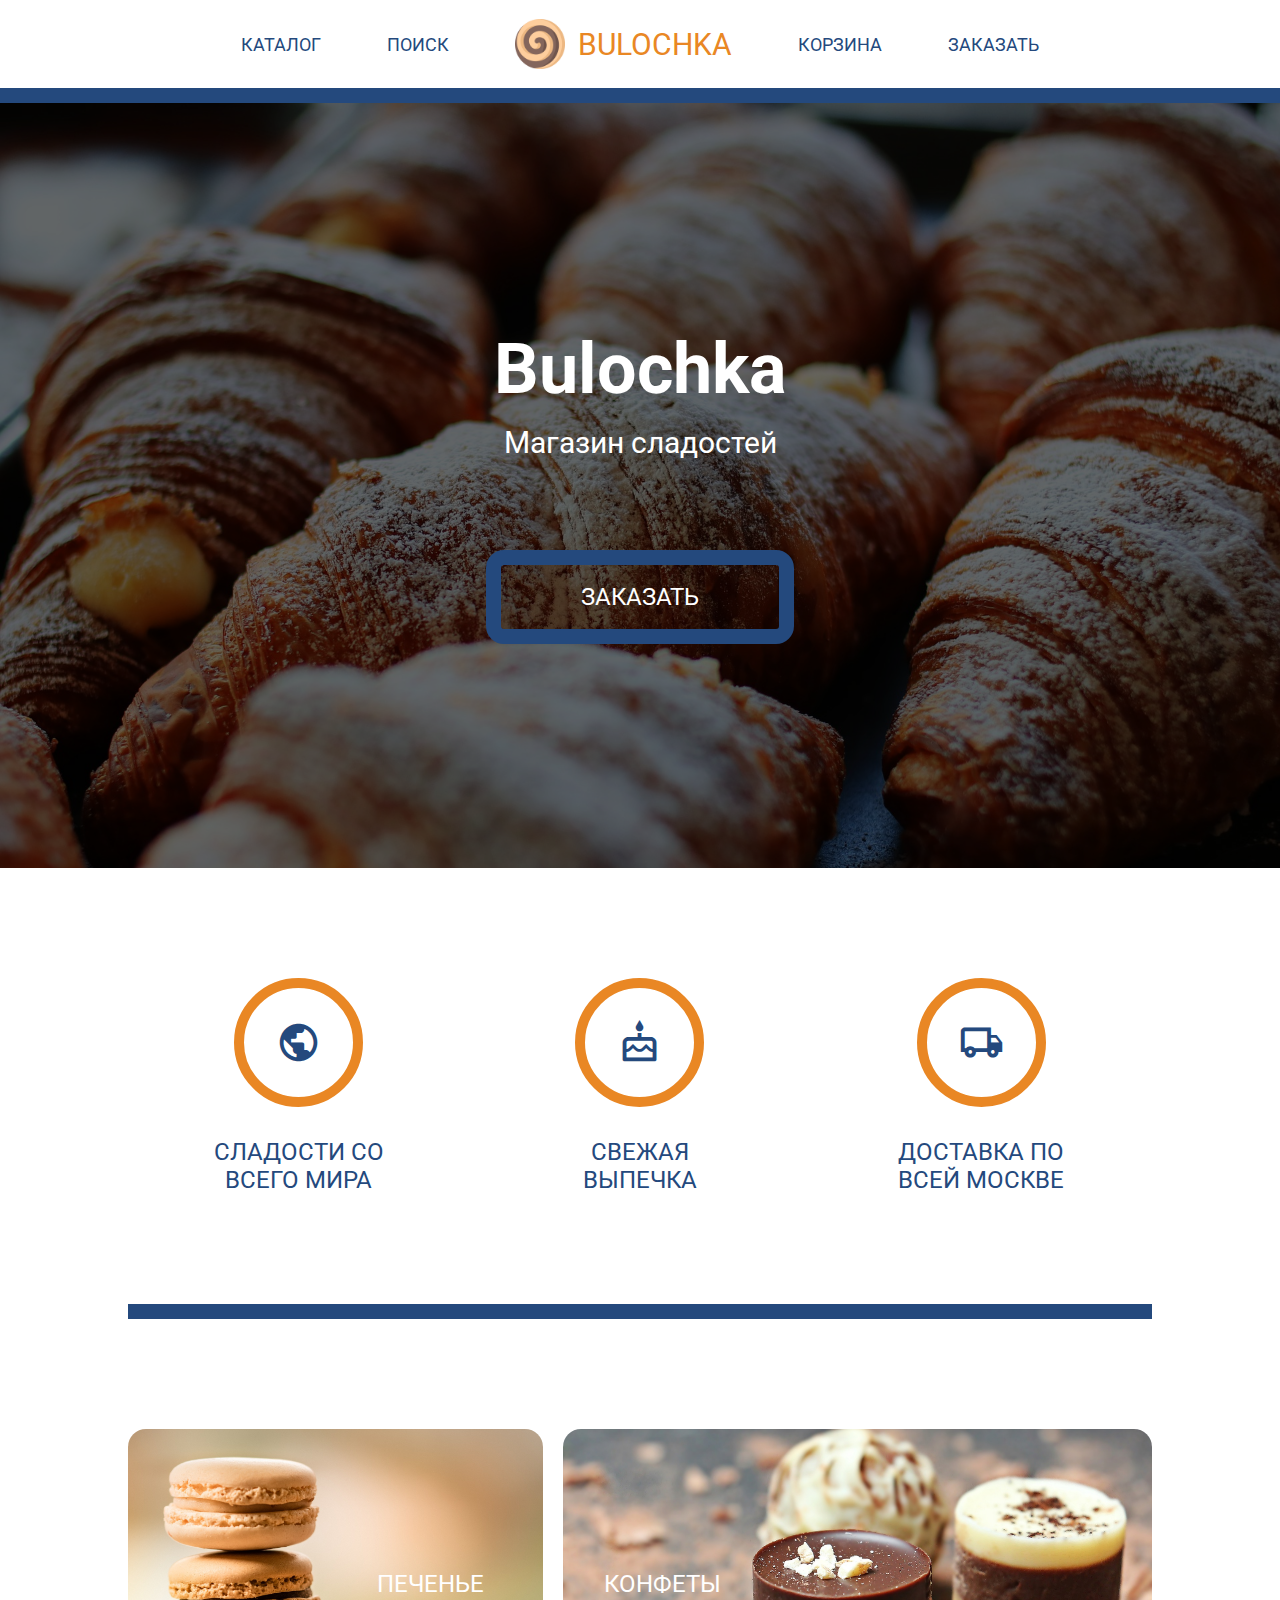
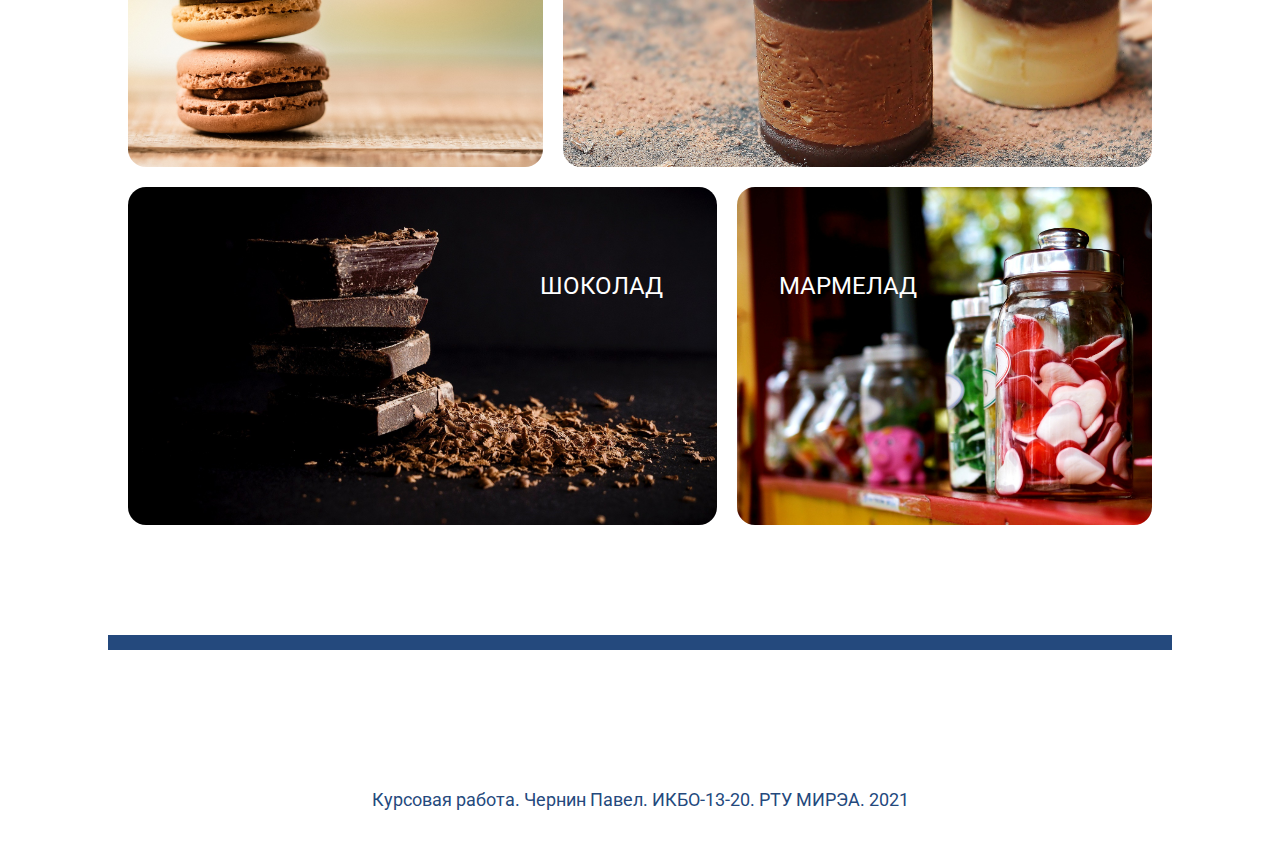
<file: index.html>
<!DOCTYPE html>
<html lang="en">
<head>
  <meta charset="UTF-8">
  <meta http-equiv="X-UA-Compatible" content="IE=edge">
  <meta name="viewport" content="width=device-width, initial-scale=1.0">
  <link rel="stylesheet" href="style.css">
  <link href="https://fonts.googleapis.com/icon?family=Material+Icons" rel="stylesheet">
  <link href="https://fonts.googleapis.com/icon?family=Material+Icons+Outlined" rel="stylesheet">
  <link rel="icon" type="image/png" sizes="32x32" href="assets/logo.png">
  <title>Bulochka</title>
</head>
<body>
  <header>
    <div class="container">
      <div class="logo">
        <a href="index.html" class="img">
          <img src="assets/logo.png" alt="">
        </a>
        <a href="index.html" class="text active">Bulochka</a>
      </div>
      <a href="catalog.html" class="item left">Каталог</a>
      <a href="search.html" class="item left">Поиск</a>
      <a href="cart.html" class="item">Корзина <span id="productsNumber"></span></a>
      <a href="order.html" class="item">Заказать</a>
    </div>
    
    <div id="burger">
      <span class="material-icons">menu</span>
    </div>
  </header>

  <main>
    <div id="intro">
      <div class="inner">
        <h1>Bulochka</h1>
        <div class="subtext">Магазин сладостей</div>
        <a href="catalog.html">Заказать</a>
      </div>
    </div>

    <section id="keypoints">
      <div class="container">
        <div class="item">
          <div class="icon">
            <span class="material-icons-outlined">public</span>
          </div>
          <div class="text">Сладости со всего мира</div>
        </div>
        <div class="item">
          <div class="icon">
            <span class="material-icons-outlined">cake</span>
          </div>
          <div class="text">Свежая выпечка</div>
        </div>
        <div class="item">
          <div class="icon">
            <span class="material-icons-outlined">local_shipping</span>
          </div>
          <div class="text">Доставка по всей Москве</div>
        </div>
      </div>
    </section>

   <section id="products">
      <div class="container">
        <div class="card a">
          <div class="background">
            <img src="assets/cookies1.jpg" alt="">
          </div>
          <div class="inner">
            <a href="./catalog.html#Печенье" class="header">Печенье</a>
          </div>
        </div>
        <div class="card b ">
          <div class="background">
            <img src="assets/chocolates.jpg" alt="">
          </div>
          <div class="inner">
            <a href="./catalog.html#Конфеты" class="header">Конфеты</a>
          </div>
        </div>
        <div class="card c">
          <div class="background">
            <img src="assets/chocolate1.jpg" alt="">
          </div>
          <div class="inner">
            <a href="./catalog.html#Шоколад" class="header">Шоколад</a>
          </div>
        </div>
        <div class="card d">
          <div class="background">
            <img src="assets/marmelade.jpg" alt="">
          </div>
          <div class="inner">
            <a href="./catalog.html#Мармелад" class="header">Мармелад</a>
          </div>
        </div>
      </div>
    </section>
  </main>

  <footer>
    <div>Курсовая работа. Чернин Павел. ИКБО-13-20. РТУ МИРЭА. 2021</div>
  </footer>

  <script src="menuScript.js"></script>
</body>
</html>
</file>
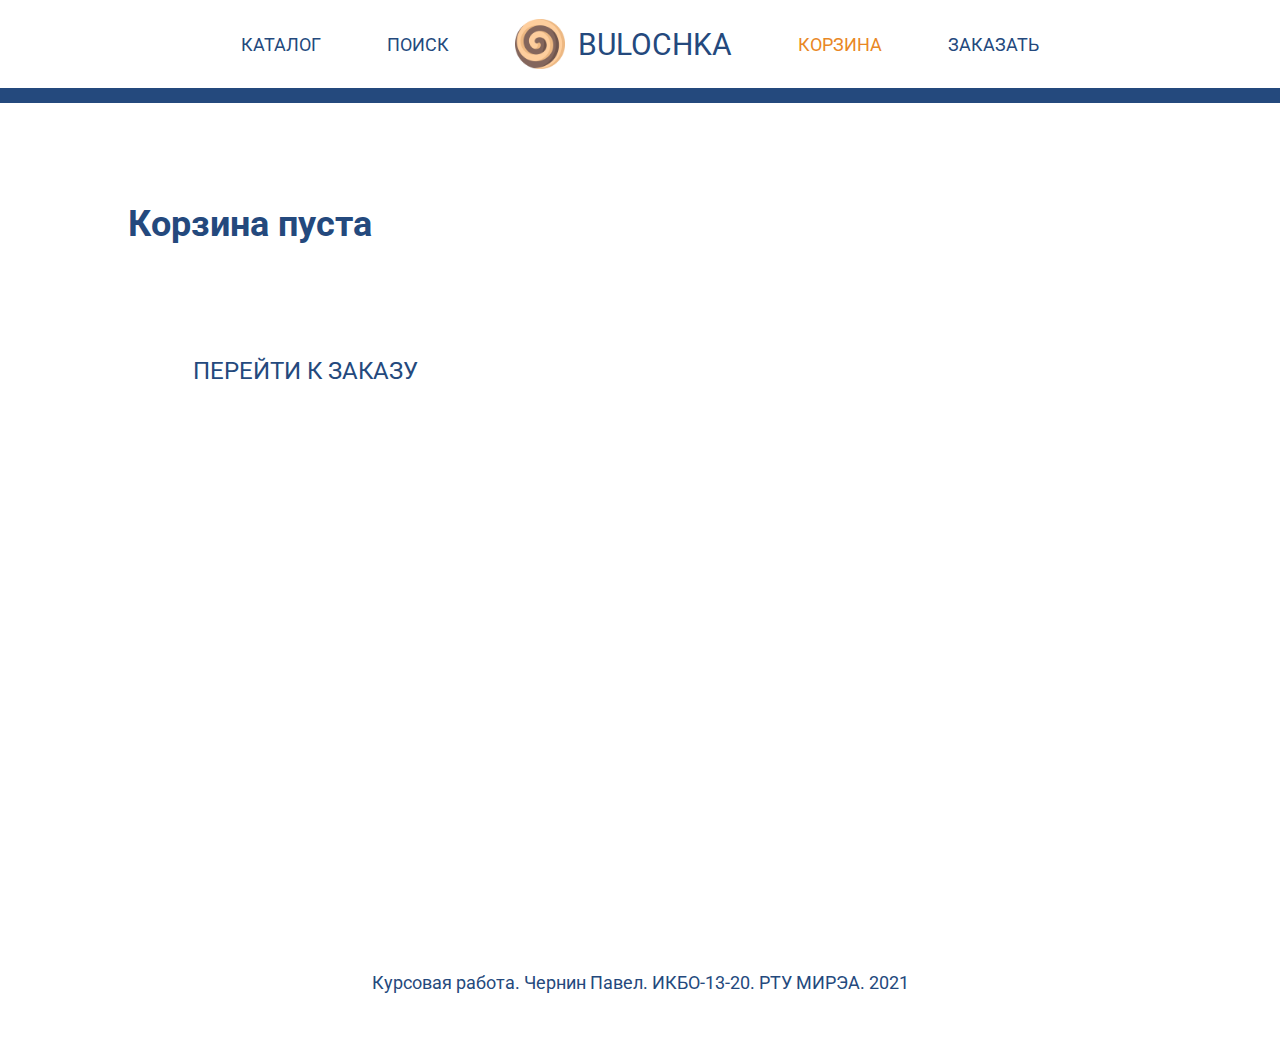
<file: cart.html>
<!DOCTYPE html>
<html lang="en">
<head>
  <meta charset="UTF-8">
  <meta http-equiv="X-UA-Compatible" content="IE=edge">
  <meta name="viewport" content="width=device-width, initial-scale=1.0">
  <link rel="stylesheet" href="style.css">
  <link rel="stylesheet" href="catalogStyle.css">
  <link href="https://fonts.googleapis.com/icon?family=Material+Icons" rel="stylesheet">
  <link href="https://fonts.googleapis.com/icon?family=Material+Icons+Outlined" rel="stylesheet">
  <link rel="icon" type="image/png" sizes="32x32" href="assets/logo.png">
  <title>Bulochka</title>
</head>
<body>
  <header>
    <div class="container">
      <div class="logo">
        <a href="index.html" class="img">
          <img src="assets/logo.png" alt="">
        </a>
        <a href="index.html" class="text">Bulochka</a>
      </div>
      <a href="catalog.html" class="item left">Каталог</a>
      <a href="search.html" class="item left">Поиск</a>
      <a href="cart.html" class="item active">Корзина <span id="productsNumber"></span></a>
      <a href="order.html" class="item">Заказать</a>
    </div>
    
    <div id="burger">
      <span class="material-icons">menu</span>
    </div>
  </header>

  <main>
    <section id="catalog">
      <div class="container">
        <h1 class="header">Добавленные в корзину</h2>
        <div class="list">

          <template id="product">
            <div class="item">
              <div class="image">
                <img src="assets/cookies.jpg" alt="">
              </div>          
              <div class="bottom">
                <div class="text">
                  <h3 class="productName"></h3>
                  <p class="description"></p>
                </div>
                <div class="menu">
                  <span class="action material-icons-outlined">
                    remove_circle
                  </span>
                </div>
              </div>
            </div>
          </template>

        </div>

        <a href="order.html">Перейти к заказу</a>
      </div>
    </section>
  </main>

  <footer>
    <div>Курсовая работа. Чернин Павел. ИКБО-13-20. РТУ МИРЭА. 2021</div>
  </footer>

  <script type="module" src="cartScript.js"></script>
  <script src="menuScript.js"></script>
</body>
</html>
</file>
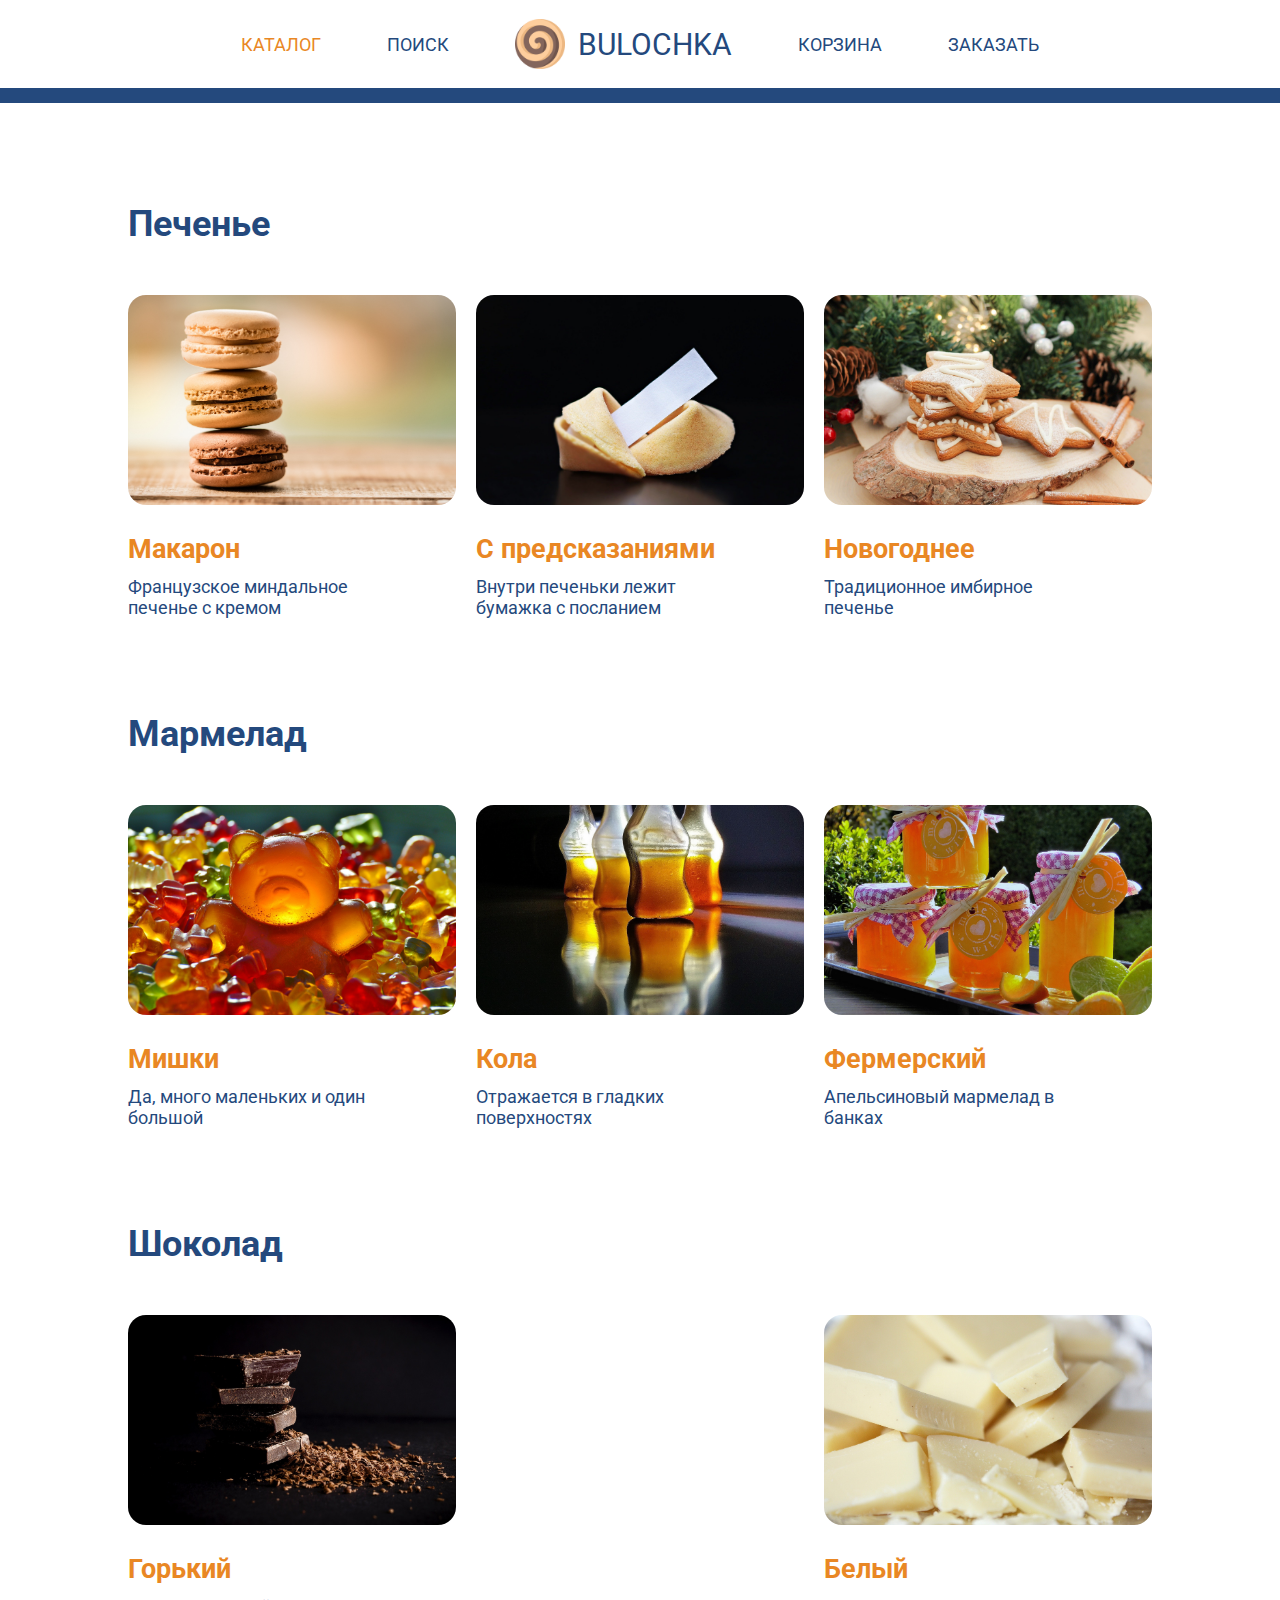
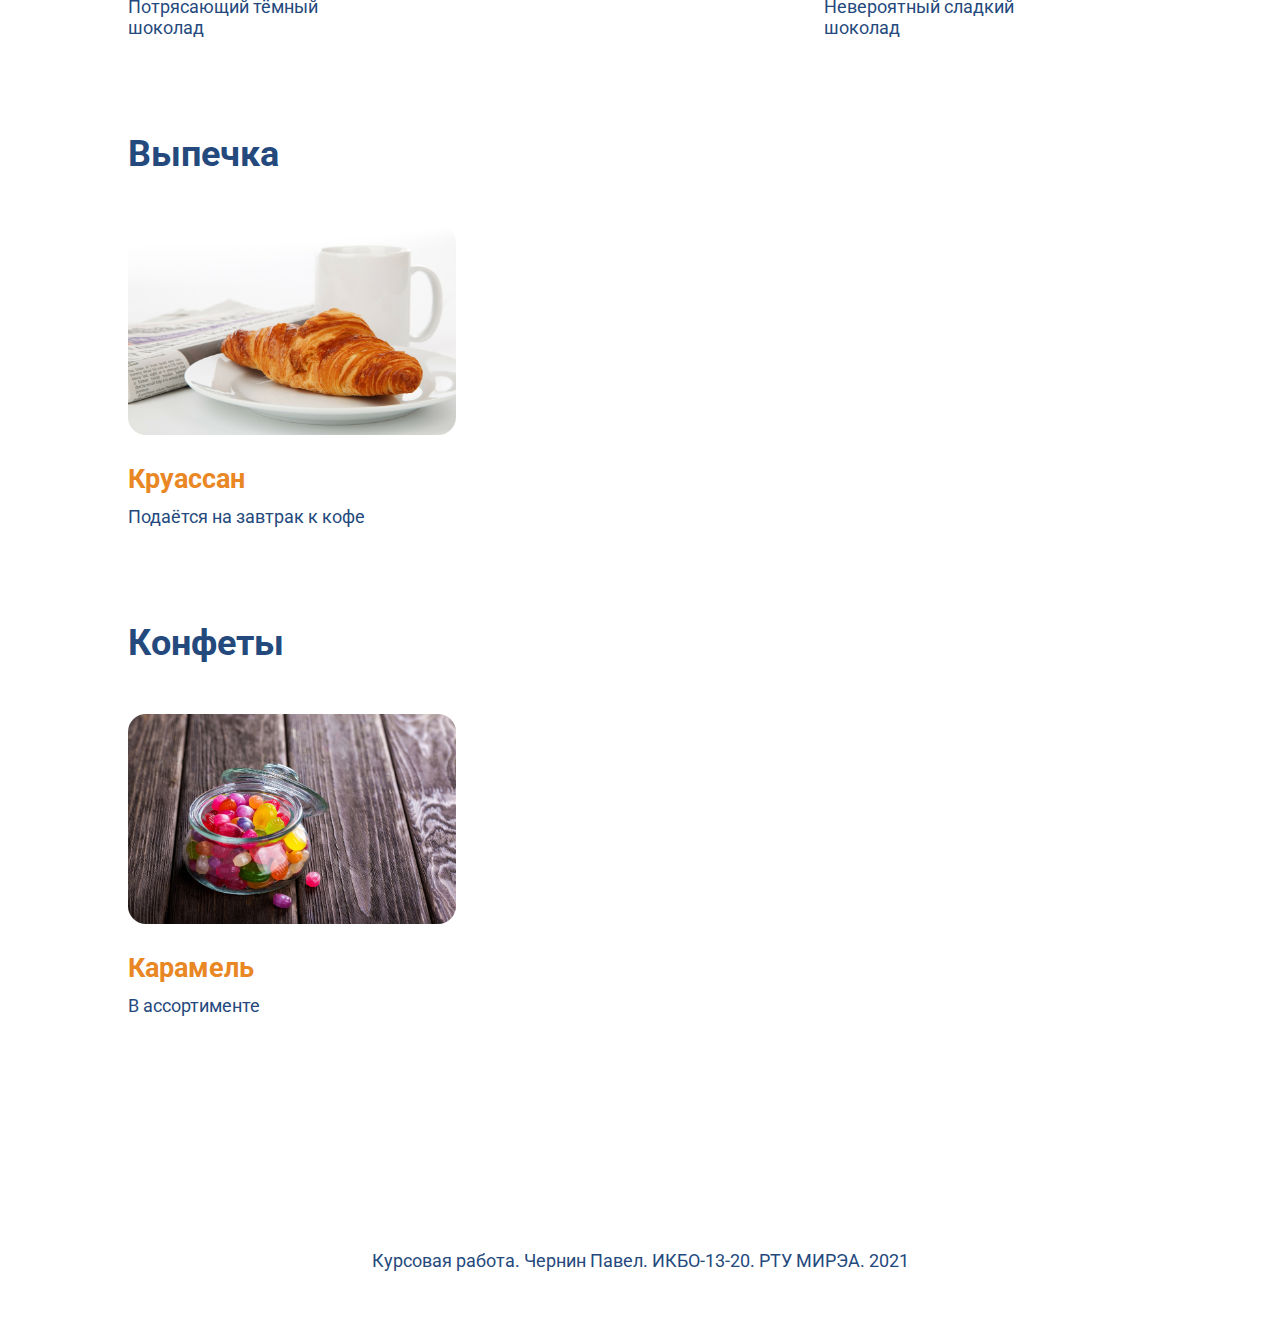
<file: catalog.html>
<!DOCTYPE html>
<html lang="en">
<head>
  <meta charset="UTF-8">
  <meta http-equiv="X-UA-Compatible" content="IE=edge">
  <meta name="viewport" content="width=device-width, initial-scale=1.0">
  <link rel="stylesheet" href="style.css">
  <link rel="stylesheet" href="catalogStyle.css">
  <link href="https://fonts.googleapis.com/icon?family=Material+Icons" rel="stylesheet">
  <link href="https://fonts.googleapis.com/icon?family=Material+Icons+Outlined" rel="stylesheet">
  <link rel="icon" type="image/png" sizes="32x32" href="assets/logo.png">
  <title>Bulochka</title>
</head>
<body>
  <header>
    <div class="container">
      <div class="logo">
        <a href="index.html" class="img">
          <img src="assets/logo.png" alt="">
        </a>
        <a href="index.html" class="text">Bulochka</a>
      </div>
      <a href="catalog.html" class="item left active">Каталог</a>
      <a href="search.html" class="item left">Поиск</a>
      <a href="cart.html" class="item">Корзина <span id="productsNumber"></span></a>
      <a href="order.html" class="item">Заказать</a>
    </div>
    
    <div id="burger">
      <span class="material-icons">menu</span>
    </div>
  </header>

  <main>
    <section id="catalog">

      <template id="group">
        <div class="container">
          <h2 class="groupName"></h2>
          <div class="list"></div>
        </div>
      </template>

      <template id="product">
        <div class="item">
          <div class="image">
            <img src="assets/cookies.jpg" alt="">
          </div>          
          <div class="bottom">
            <div class="text">
              <h3 class="productName"></h3>
              <p class="description"></p>
            </div>
            <div class="menu">
              <span class="action material-icons-outlined">
                add_circle
              </span>
            </div>
          </div>
        </div>
      </template>

    </section>
  </main>

  <footer>
    <div>Курсовая работа. Чернин Павел. ИКБО-13-20. РТУ МИРЭА. 2021</div>
  </footer>

  <script src="menuScript.js"></script>
  <script type="module" src="catalogScript.js"></script>
</body>
</html>
</file>
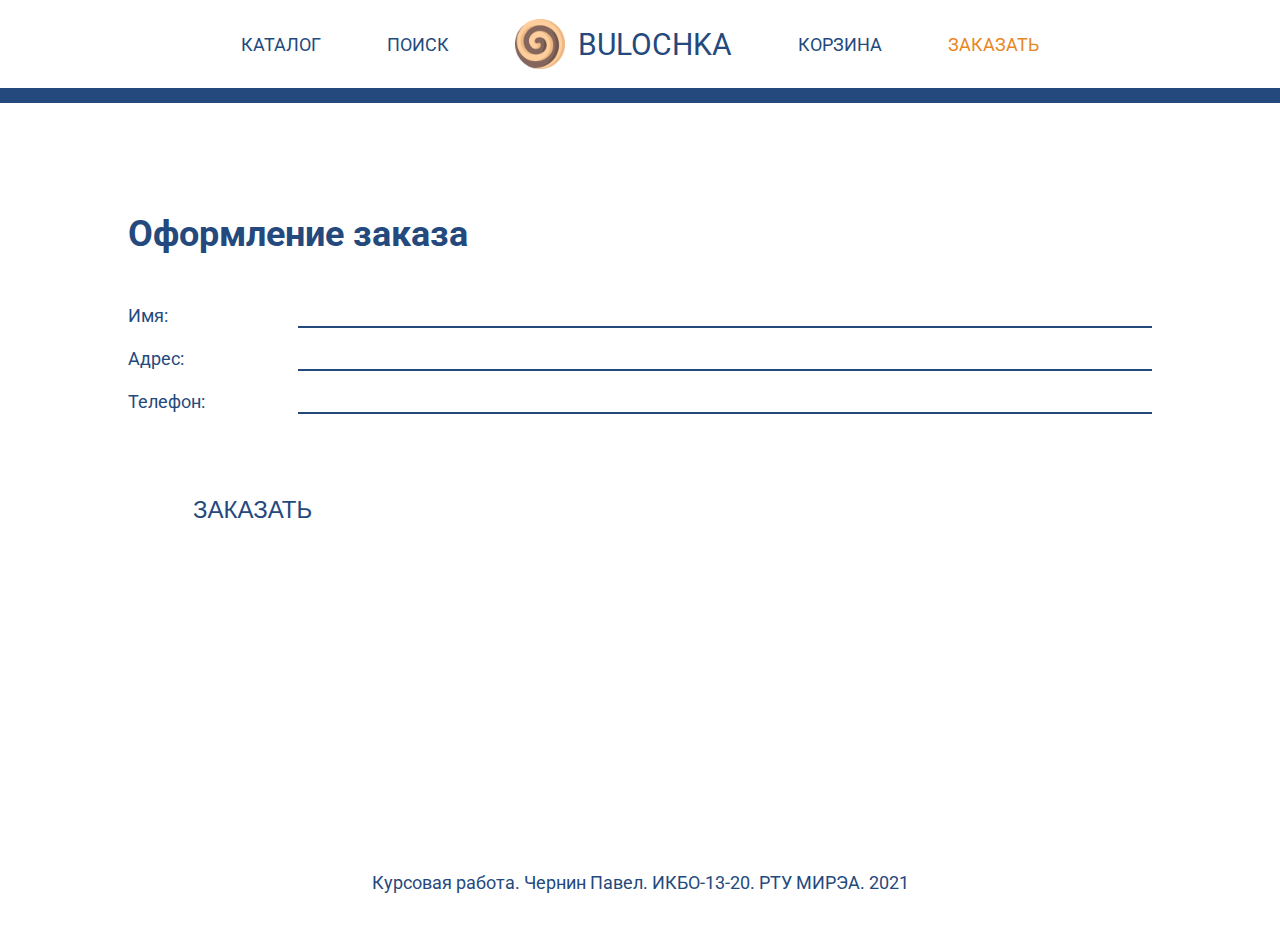
<file: order.html>
<!DOCTYPE html>
<html lang="en">
<head>
  <meta charset="UTF-8">
  <meta http-equiv="X-UA-Compatible" content="IE=edge">
  <meta name="viewport" content="width=device-width, initial-scale=1.0">
  <link rel="stylesheet" href="style.css">
  <link rel="stylesheet" href="catalogStyle.css">
  <link rel="stylesheet" href="orderStyle.css">
  <link href="https://fonts.googleapis.com/icon?family=Material+Icons" rel="stylesheet">
  <link href="https://fonts.googleapis.com/icon?family=Material+Icons+Outlined" rel="stylesheet">
  <link rel="icon" type="image/png" sizes="32x32" href="assets/logo.png">
  <title>Bulochka</title>
</head>
<body>
  <header>
    <div class="container">
      <div class="logo">
        <a href="index.html" class="img">
          <img src="assets/logo.png" alt="">
        </a>
        <a href="index.html" class="text">Bulochka</a>
      </div>
      <a href="catalog.html" class="item left">Каталог</a>
      <a href="search.html" class="item left">Поиск</a>
      <a href="cart.html" class="item">Корзина <span id="productsNumber"></span></a>
      <a href="order.html" class="item active">Заказать</a>
    </div>
    
    <div id="burger">
      <span class="material-icons">menu</span>
    </div>
  </header>

  <main>
    <section id="order">
      <div class="container">
        <div>
          <h1>Оформление заказа</h1>
          <p>
            <label>Имя: </label>
            <input id="name" type="text">
          </p>
          <p>
            <label>Адрес: </label>
            <input id="address" type="text">
          </p>
          <p>
            <label>Телефон: </label>
            <input id="phone" type="tel" name="">
          </p>
          <button id="submit">Заказать</button>
        </div>
      </div>
    </section>
  </main>

  <footer>
    <div>Курсовая работа. Чернин Павел. ИКБО-13-20. РТУ МИРЭА. 2021</div>
  </footer>

  <script src="menuScript.js"></script>
  <script src="orderScript.js"></script>
</body>
</file>
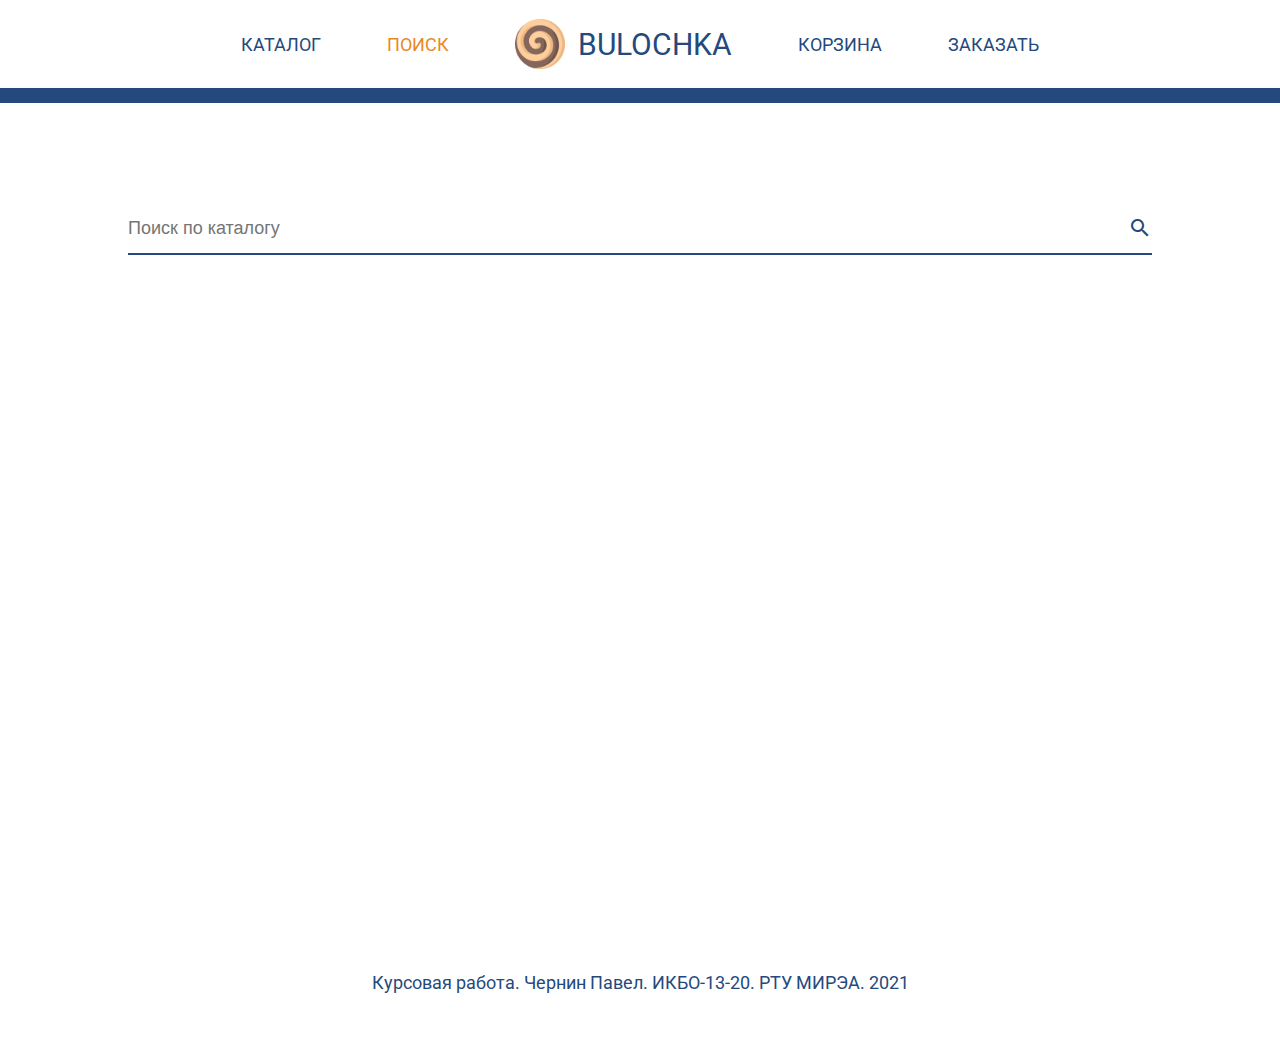
<file: search.html>
<!DOCTYPE html>
<html lang="en">
<head>
  <meta charset="UTF-8">
  <meta http-equiv="X-UA-Compatible" content="IE=edge">
  <meta name="viewport" content="width=device-width, initial-scale=1.0">
  <link rel="stylesheet" href="style.css">
  <link rel="stylesheet" href="catalogStyle.css">
  <link rel="stylesheet" href="searchStyle.css">
  <link href="https://fonts.googleapis.com/icon?family=Material+Icons" rel="stylesheet">
  <link href="https://fonts.googleapis.com/icon?family=Material+Icons+Outlined" rel="stylesheet">
  <link rel="icon" type="image/png" sizes="32x32" href="assets/logo.png">
  <title>Bulochka</title>
</head>
<body>
  <header>
    <div class="container">
      <div class="logo">
        <a href="index.html" class="img">
          <img src="assets/logo.png" alt="">
        </a>
        <a href="index.html" class="text">Bulochka</a>
      </div>
      <a href="catalog.html" class="item left">Каталог</a>
      <a href="search.html" class="item left active">Поиск</a>
      <a href="cart.html" class="item">Корзина <span id="productsNumber"></span></a>
      <a href="order.html" class="item">Заказать</a>
    </div>
    
    <div id="burger">
      <span class="material-icons">menu</span>
    </div>
  </header>

  <main>
    <section id="catalog">
      <div class="container">
        <div id="search">
          <input
            id="input"
            type="text"
            placeholder="Поиск по каталогу"
          />
          <span id="searchButton" class="material-icons-outlined">
            search
          </span>
        </div>

        <div class="list">

          <template id="product">
            <div class="item">
              <div class="image">
                <img src="assets/cookies.jpg" alt="">
              </div>          
              <div class="bottom">
                <div class="text">
                  <h3 class="productName"></h3>
                  <p class="description"></p>
                </div>
                <div class="menu">
                  <span class="action material-icons-outlined">
                    add_circle
                  </span>
                </div>
              </div>
            </div>
          </template>

        </div>

        <!-- <button>Заказать</button> -->
      </div>
    </section>
  </main>

  <footer>
    <div>Курсовая работа. Чернин Павел. ИКБО-13-20. РТУ МИРЭА. 2021</div>
  </footer>

  <script src="menuScript.js"></script>
  <script type="module" src="searchScript.js"></script>
</body>
</html>
</file>
<file: style.css>
@import url('https://fonts.googleapis.com/css2?family=Roboto&display=swap');

* {
  margin: 0;
  padding: 0;
}

a {
  text-decoration: none;
  display: inline-block;
  cursor: pointer;
  color: inherit;
}

img {
  width: 100%;
  height: 100%;
  object-fit: cover;
}

:root {
  --orange: #E98724;
  --blue: #24497D;
}

body {
  font-family: 'Roboto', sans-serif;
  color: var(--blue);
  font-size: 18px;
}



header {
  height: 88px;
  position: sticky;
  top: 0;
  background-color: white;
  border-bottom: 15px solid var(--blue);
  z-index: 10;
}

header .container {
  height: 100%;
  display: flex;
  flex-direction: row;
  justify-content: center;
  align-items: center;
}

header .container {
  text-transform: uppercase;
  gap: 66px;
}

header .item.left {
  order: -1;
}

#productsNumber {
  color: var(--orange);
}

header .logo {
  display: flex;
  flex-direction: row;
  align-items: center;
  gap: 13px;
}

.logo .img {
  height: 50px;
  width: 50px;
}

.logo .text {
  font-size: 30px;
}

#burger {
  position: absolute;
  top: 32px;
  right: 30px;
  font-size: 26px;
  display: none;
}

header a:hover, header a.active {
  color: var(--orange);
}

@media (max-width: 1000px) {
  header {
    height: fit-content;
  }
  
  #burger {
    display: block;
  }

  header .container {
    padding: 20px 30px;
    flex-direction: column;
    align-items: flex-start;
    gap: 30px;
  }

  header .item.left {
    order: 1;
  }

  header .container > a {
    display: none;
  }

  header .container.menuActive > a {
    display: block;
  }
}



#intro {
  position: relative;
  height: 85vh;
  color: white;
  display: flex;
  flex-direction: column;
  justify-content: center;
}

#intro::before {
  content: "";
  position: absolute;
  top: 0;
  left: 0;
  height: 100%;
  width: 100%;
  z-index: -1;
  background-image: url('./assets/croissants.jpg');
  background-size: cover;
  filter: brightness(40%);
}

#intro .inner {
  text-align: center;
}

#intro h1 {
  font-size: 80px;
  margin-bottom: 50px;
}

#intro .subtext {
  font-size: 36px;
  margin-bottom: 130px;
}

#intro a {
  background-color: transparent;
  border: 15px solid var(--blue);
  border-radius: 18px;
  padding: 24px 100px;
  font-size: 24px;
  color: white;
  text-transform: uppercase;
  cursor: pointer;
}

#intro a:hover {
  border-color: var(--orange);
}

@media (max-width: 1300px) {
  #intro h1 {
    margin-bottom: 15px;
  }

  #intro .subtext {
    font-size: 30px;
    margin-bottom: 90px;
  }
}

@media (max-width: 1300px) {
  #intro h1 {
    font-size: 70px;
  }

  #intro a {
    padding: 18px 80px;
  }
}

@media (max-width: 500px) {
  #intro h1 {
    font-size: 70px;
  }

  #intro a {
    padding: 18px 80px;
  }
}

@media (max-width: 350px) {
  #intro h1 {
    font-size: 56px;
  }

  #intro .subtext {
    font-size: 25px;
    margin-bottom: 90px;
  }

  #intro a {
    padding: 18px 60px;
  }
}

main {
  min-height: 70vh;
}

section .container {
  padding: 110px 0;
  margin: 0 auto;
  max-width: 1024px;
  border-bottom: 15px solid var(--blue);
}



#keypoints .container {
  display: flex;
  flex-direction: row;
  justify-content: space-around;
}

#keypoints .item {
  text-align: center;
}

#keypoints .icon {
  margin: 0 auto 31px;
  box-sizing: border-box;
  width: 129px;
  height: 129px;
  border: 10px solid #E98724;
  border-radius: 50%;
  display: flex;
  justify-content: center;
  align-items: center;
}

#keypoints .icon span {
  font-size: 45px;
}

#keypoints .text {
  width: 182px;
  font-size: 24px;
  text-transform: uppercase;
}

@media (max-width: 700px) {
  #keypoints .container {
    flex-direction: column;
    align-items: center;
    gap: 30px;
  }

  #keypoints .icon {
    margin: 0 auto 20px;
  }
}



#products .container {
  padding-left: 20px;
  padding-right: 20px;
  display: grid;
  gap: 20px;
  /* grid-template-rows: 1fr ; */
  grid-template-columns: repeat(12, 1fr);
  grid-template-areas: "a a a a a b b b b b b b"
                       "c c c c c c c d d d d d";
}

#products .card {
  height: 338px;
  position: relative;
}

#products .card.a {
  grid-area: a;
}

#products .card.b {
  grid-area: b;
}

#products .card.c {
  grid-area: c;
}

#products .card.d {
  grid-area: d;
}

#products .card .inner {
  position: absolute;
  top: 0;
  left: 0;
  height: 100%;
  width: 100%;
}

#products .background {
  box-sizing: border-box;
  height: 100%;
  width: 100%;
  border-radius: 18px;
  overflow: hidden;
}

#products .card a {
  position: absolute;
  font-size: 24px;
  color: white;
  text-transform: uppercase;
  text-decoration: none;
}

#products .card.a a {
  bottom: 50%;
  left: 60%;
}

#products .card.b a {
  bottom: 50%;
  left: 7%;
}

#products .card.c a {
  top: 25%;
  left: 70%;
}

#products .card.d a {
  top: 25%;
  left: 10%;
}

#products .card:hover .background {
  border: 10px solid #E98724;
  border-radius: 18px;
}

@media (max-width: 900px) {
  #products .container {
    grid-template-columns: 1fr 1fr;
    grid-template-areas: "a b"
                         "c d";
  }

  #products .card .inner {
    display: flex;
    justify-content: center;
    align-items: center;
  }
  
  #products .card a {
    position: static;
  }
}

@media (max-width: 600px) {
  #products .container {
    grid-template-columns: 1fr;
    grid-template-areas: "a"
                         "b"
                         "c"
                         "d";
  }
}



footer {
  padding: 139px 0 50px;
  text-align: center;
}
</file>
<file: catalogStyle.css>
#catalog {
  margin: 100px 0 0;
}

#catalog .container {
  border-bottom: none;
  padding: 0;
  margin: 50px auto;
}

@media (max-width: 1024px) {
  #catalog .container {
    padding: 0 10px;
  }
}

#catalog h2, h1 {
  font-size: 36px;
  margin-bottom: 50px;
}

@media (max-width: 1024px) {
  #catalog h2, h1 {
    text-align: center;
  }
}

#catalog .list {
  display: flex;
  flex-direction: row;
  justify-content: space-between;
  flex-wrap: wrap;
  gap: 15px;
}

@media (max-width: 1024px) {
  #catalog .list {
    justify-content: space-around;
  }
}

#catalog .item {
  width: 328px;
  margin-bottom: 45px;
}

#catalog .image {
  box-sizing: border-box;
  height: 210px;
  margin-bottom: 28px;
  border-radius: 18px;
  overflow: hidden;
}

#catalog .item:hover .image, #catalog .item.added .image {
  border: 10px solid #E98724;
}

#catalog .bottom {
  display: flex;
  flex-direction: row;
  align-items: center;
}

#catalog .menu {
  width: 53px;
  margin: 0 15px;
}

#catalog .action {
  color: var(--orange);
  font-size: 50px;
  display: none;
  cursor: pointer;
}

#catalog .item:hover .action, #catalog .item.added .action {
  display: block;
}

#catalog h3 {
  font-size: 27px;
  color: var(--orange);
  margin-bottom: 11px;
}

#catalog a {
  margin-top: 35px;
  background-color: transparent;
  color: var(--blue);
  border: 15px solid transparent;
  border-radius: 18px;
  padding: 12px 50px;
  font-size: 24px;
  text-transform: uppercase;
  cursor: pointer;
}

#catalog a:hover {
  border-color: var(--orange);
}
</file>
<file: orderStyle.css>
#order .container {
  border-bottom: none;
}

@media (max-width: 1024px) {
  #order .container {
    padding: 110px 10px;
  }
}

#order h2 {
  margin-bottom: 40px;
}

#order p {
  display: flex;
  flex-direction: row;
  margin-bottom: 20px;
}

#order label {
  width: 170px;
}

#order input {
  font-size: 18px;
  color: inherit;
  flex-grow: 1;
  border: none;
  border-bottom: 2px solid var(--blue);
}

#order input:focus {
  outline: none;
}

#order button {
  margin-top: 35px;
  background-color: transparent;
  color: var(--blue);
  border: 15px solid transparent;
  border-radius: 18px;
  padding: 12px 50px;
  font-size: 24px;
  text-transform: uppercase;
  cursor: pointer;
}

#order button:hover {
  border-color: var(--orange);
}
</file>
<file: searchStyle.css>
#search {
  height: 50px;
  display: flex;
  flex-direction: row;
  gap: 30px;
  border-bottom: 2px solid var(--blue);
  align-items: center;
  margin-bottom: 80px;
}

#search input {
  flex-grow: 1;
  font-size: 18px;
  border: none;
}

#search input:focus {
  outline: none;
}

#search span {
  cursor: pointer;
}
</file>
